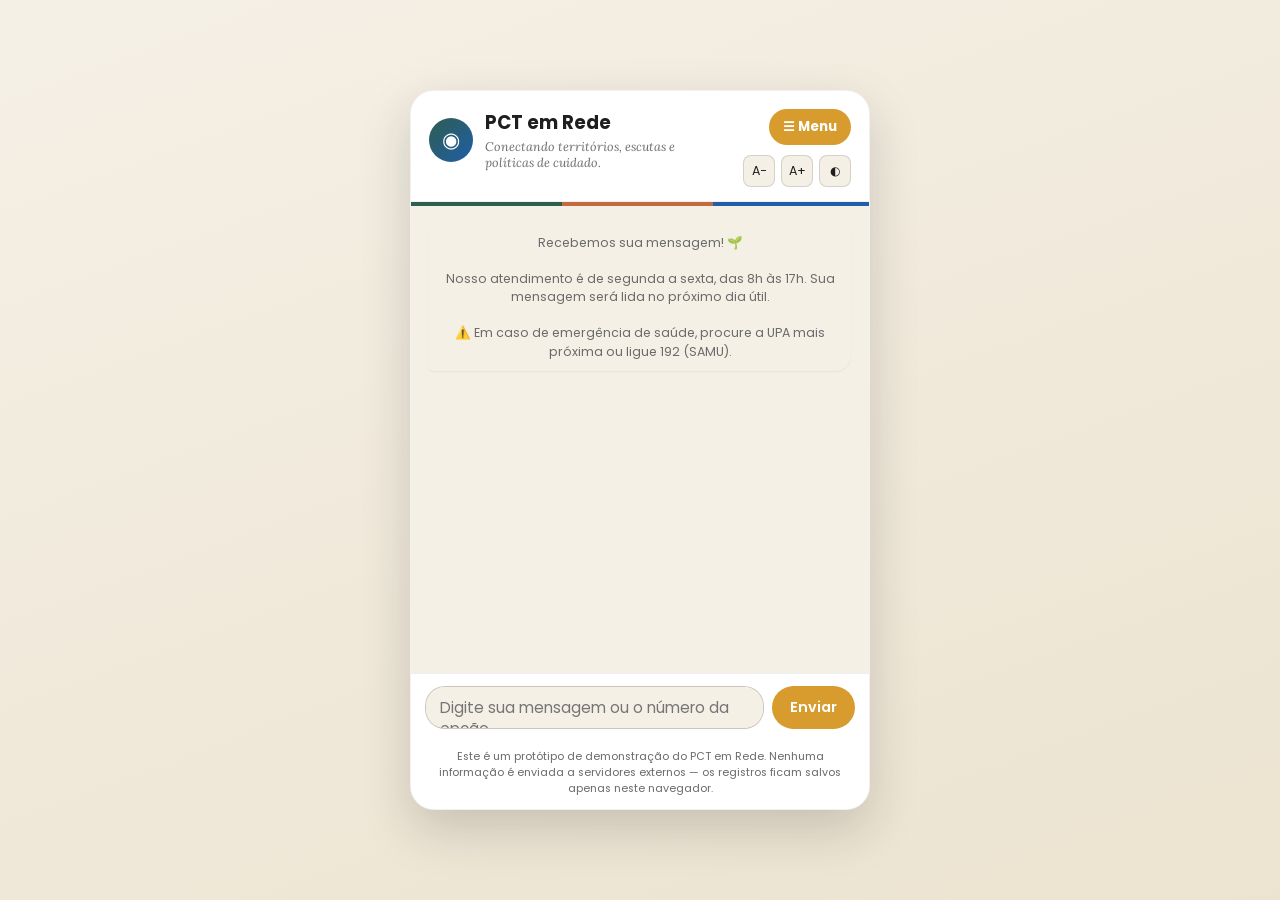
<file: index.html>
<!DOCTYPE html>
<html lang="pt-BR">
<head>
<meta charset="UTF-8" />
<meta name="viewport" content="width=device-width, initial-scale=1, maximum-scale=5" />
<title>PCT em Rede — Canal CASPCT/SES-PE</title>
<meta name="description" content="PCT em Rede: canal de comunicação, escuta e articulação da Coordenação de Atenção à Saúde de Povos e Comunidades Tradicionais (CASPCT/SES-PE)." />
<link rel="preconnect" href="https://fonts.googleapis.com" />
<link rel="preconnect" href="https://fonts.gstatic.com" crossorigin />
<link href="https://fonts.googleapis.com/css2?family=Poppins:wght@400;500;600;700&family=Lora:ital@0;1&display=swap" rel="stylesheet" />
<link rel="stylesheet" href="assets/css/style.css" />
</head>
<body>

<div class="page">
  <div class="chat-widget" role="region" aria-label="Chatbot PCT em Rede">

    <header class="chat-header">
      <div class="brand">
        <span class="brand-icon" aria-hidden="true">◉</span>
        <div class="brand-text">
          <h1>PCT em Rede</h1>
          <p class="tagline">Conectando territórios, escutas e políticas de cuidado.</p>
        </div>
      </div>

      <div class="header-controls">
        <button type="button" id="menu-btn" class="menu-btn" aria-label="Voltar ao menu principal">☰ Menu</button>
        <div class="a11y-controls" role="group" aria-label="Opções de acessibilidade">
          <button type="button" id="font-decrease" aria-label="Diminuir tamanho da fonte" title="Diminuir fonte">A−</button>
          <button type="button" id="font-increase" aria-label="Aumentar tamanho da fonte" title="Aumentar fonte">A+</button>
          <button type="button" id="contrast-toggle" aria-label="Alternar alto contraste" title="Alto contraste">◐</button>
        </div>
      </div>
    </header>

    <div class="thread-strip" aria-hidden="true"></div>

    <main id="chat-log" class="chat-log" aria-live="polite" aria-atomic="false"></main>

    <div id="quick-replies" class="quick-replies" role="group" aria-label="Opções de resposta rápida"></div>

    <form id="chat-form" class="chat-input-form" autocomplete="off">
      <label for="chat-input" class="sr-only">Digite sua mensagem (Enter envia, Shift+Enter quebra linha)</label>
      <textarea id="chat-input" rows="1" placeholder="Digite sua mensagem ou o número da opção..."></textarea>
      <button type="submit" aria-label="Enviar mensagem" id="send-btn">Enviar</button>
    </form>

    <p class="disclaimer">
      Este é um protótipo de demonstração do PCT em Rede. Nenhuma informação é enviada a servidores externos —
      os registros ficam salvos apenas neste navegador.
    </p>
  </div>
</div>

<script src="assets/js/shared.js"></script>
<script src="assets/js/chatbot.js"></script>
</body>
</html>
</file>
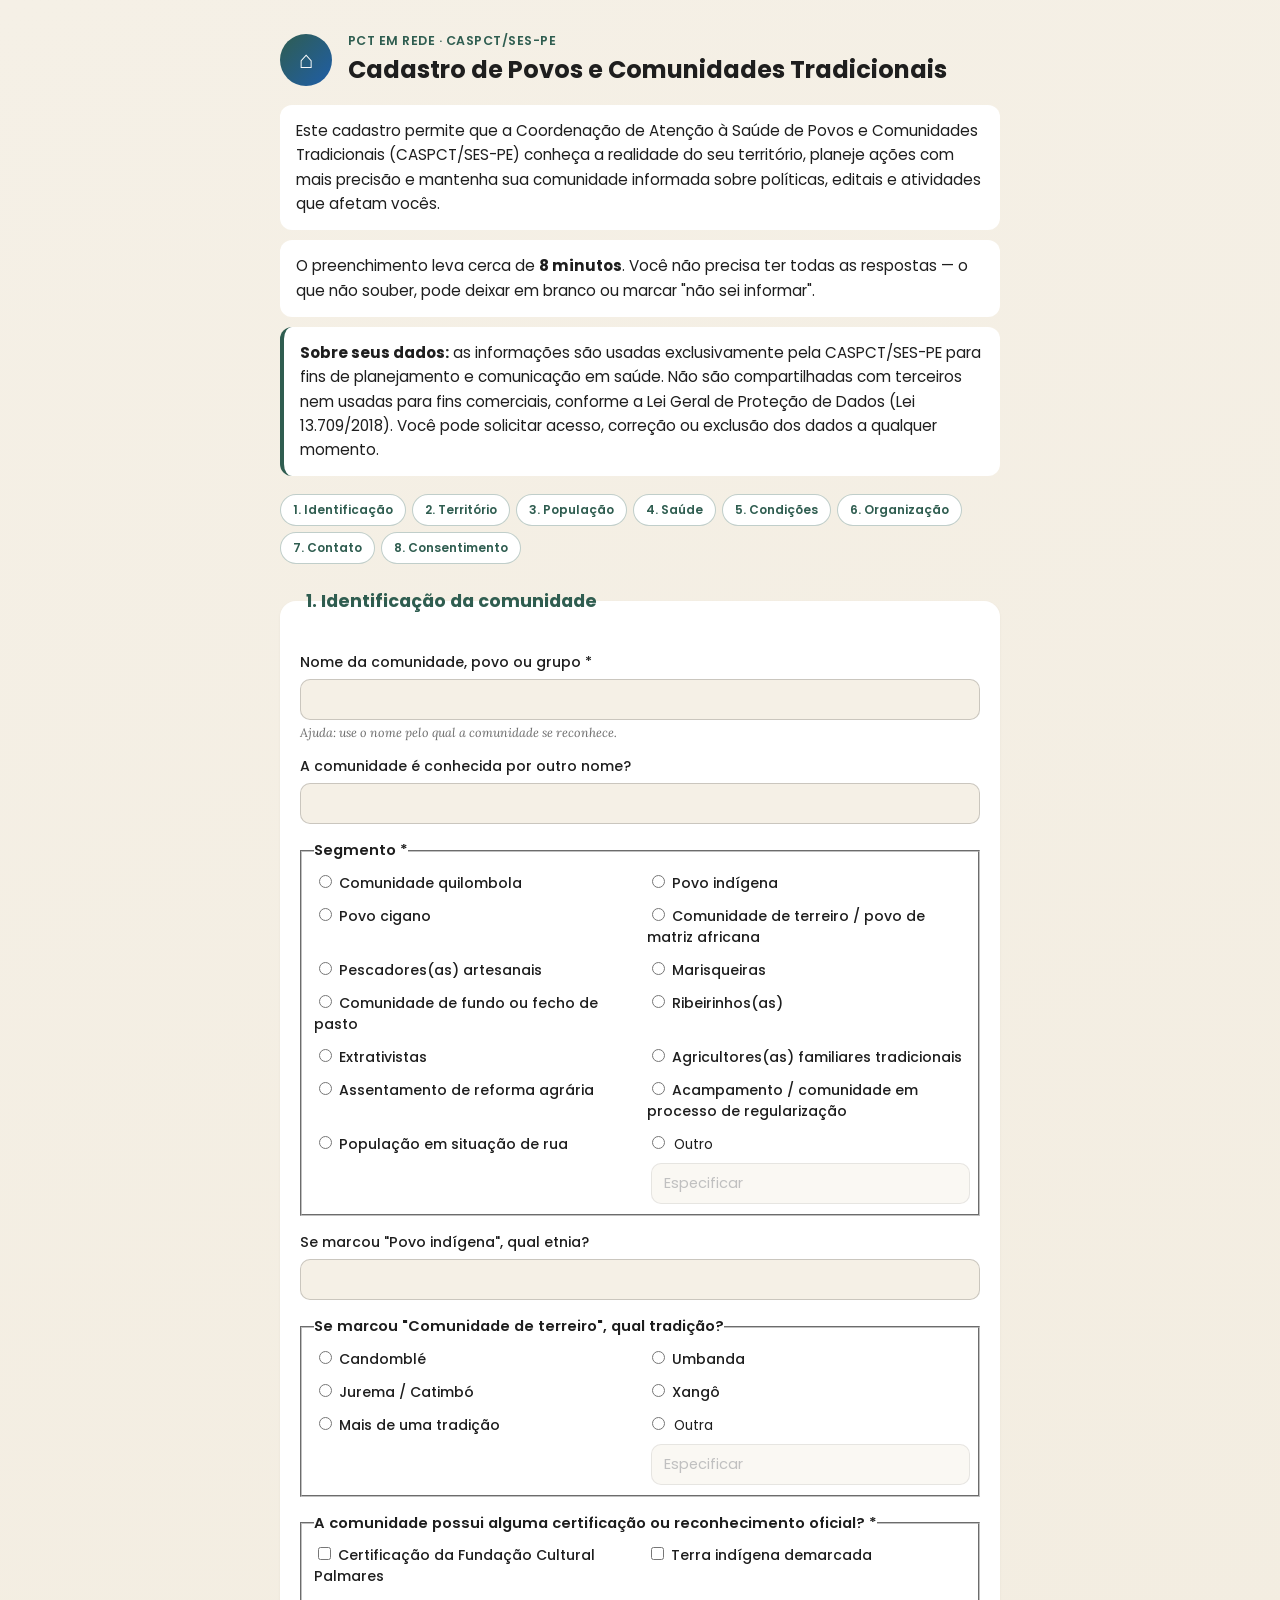
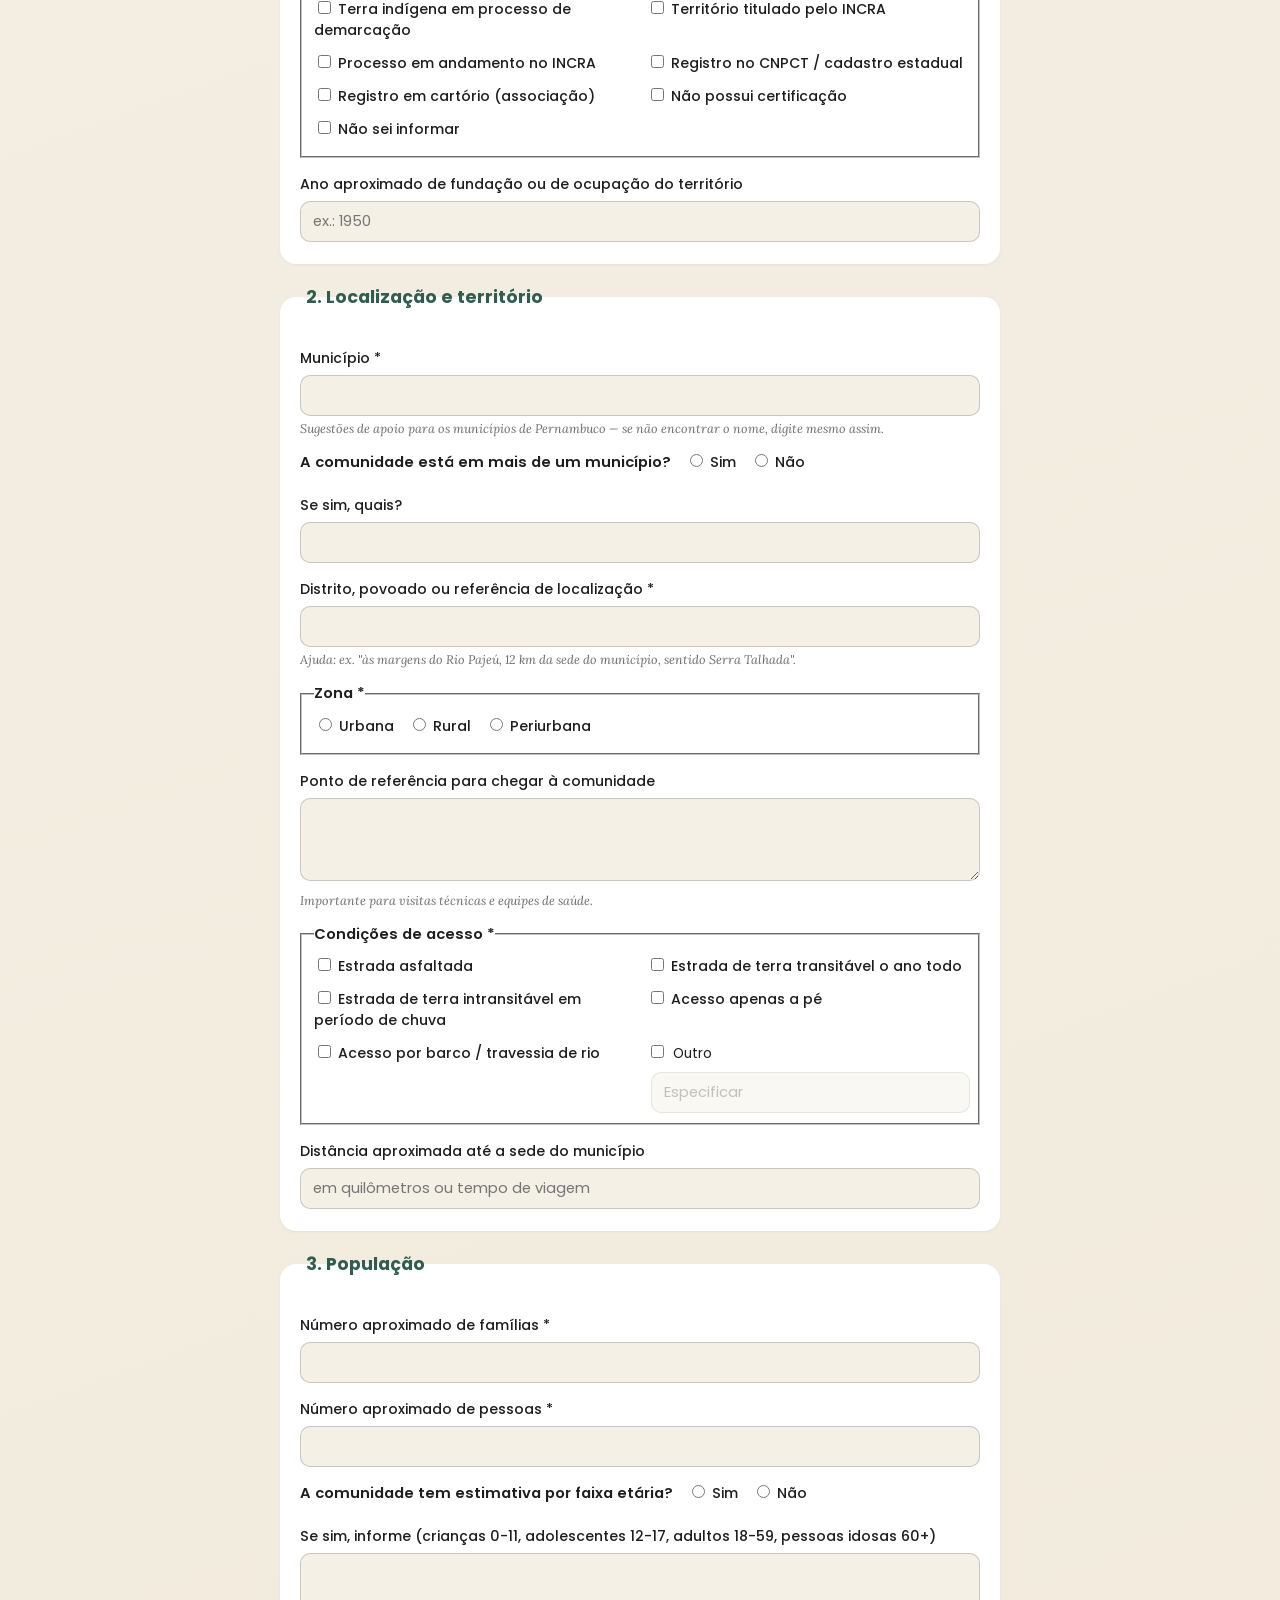
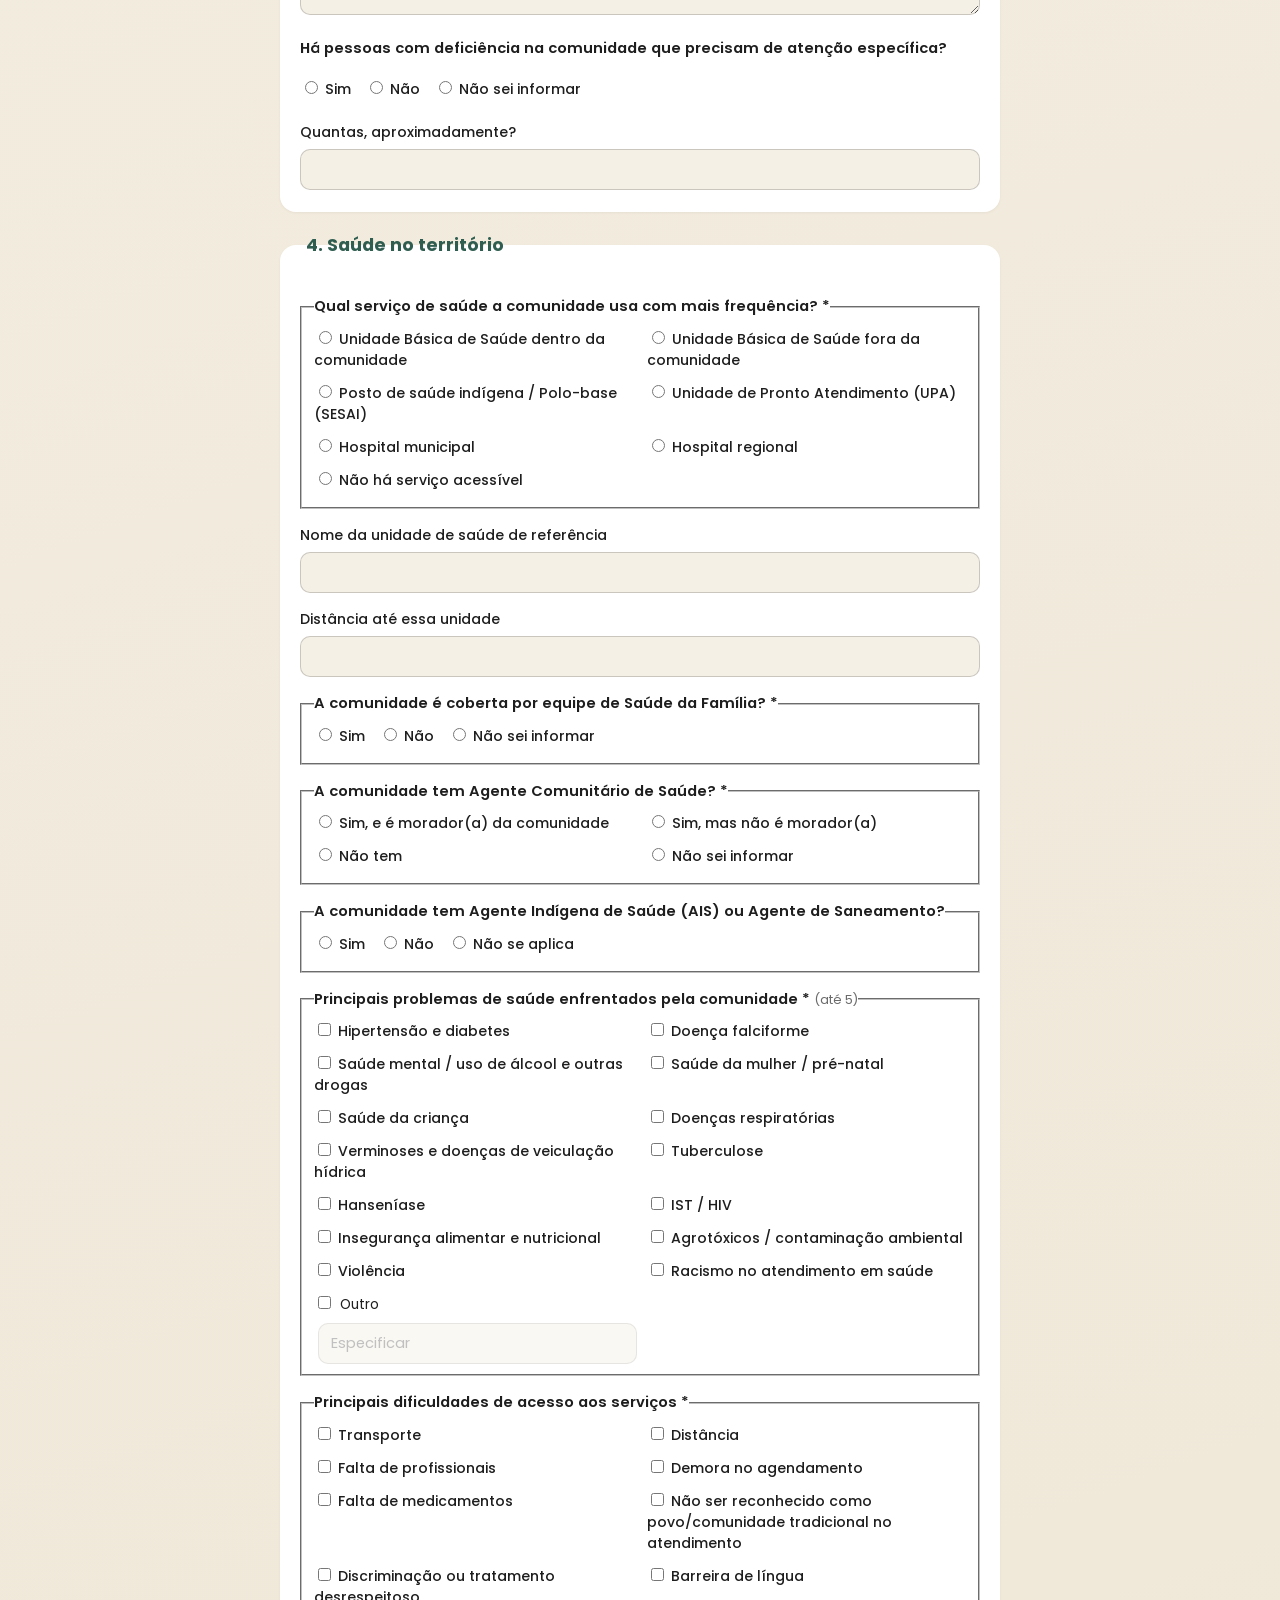
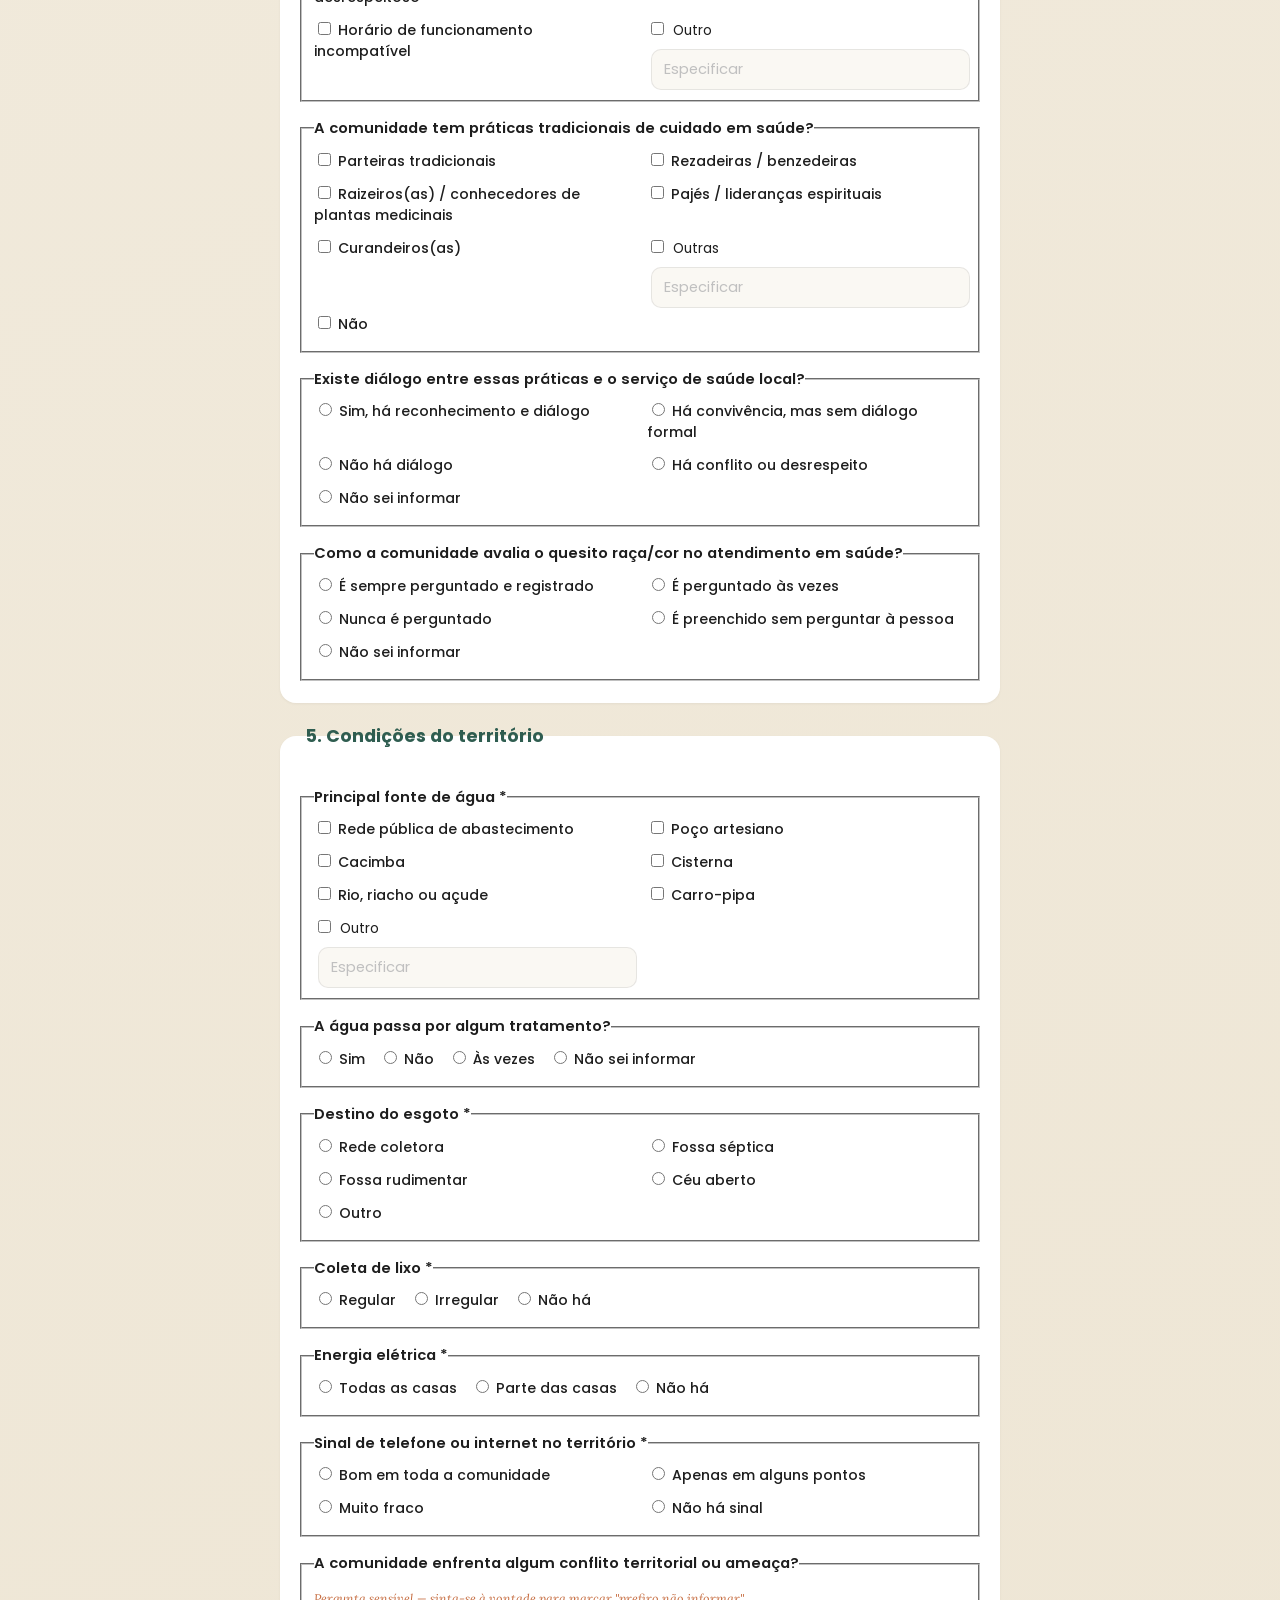
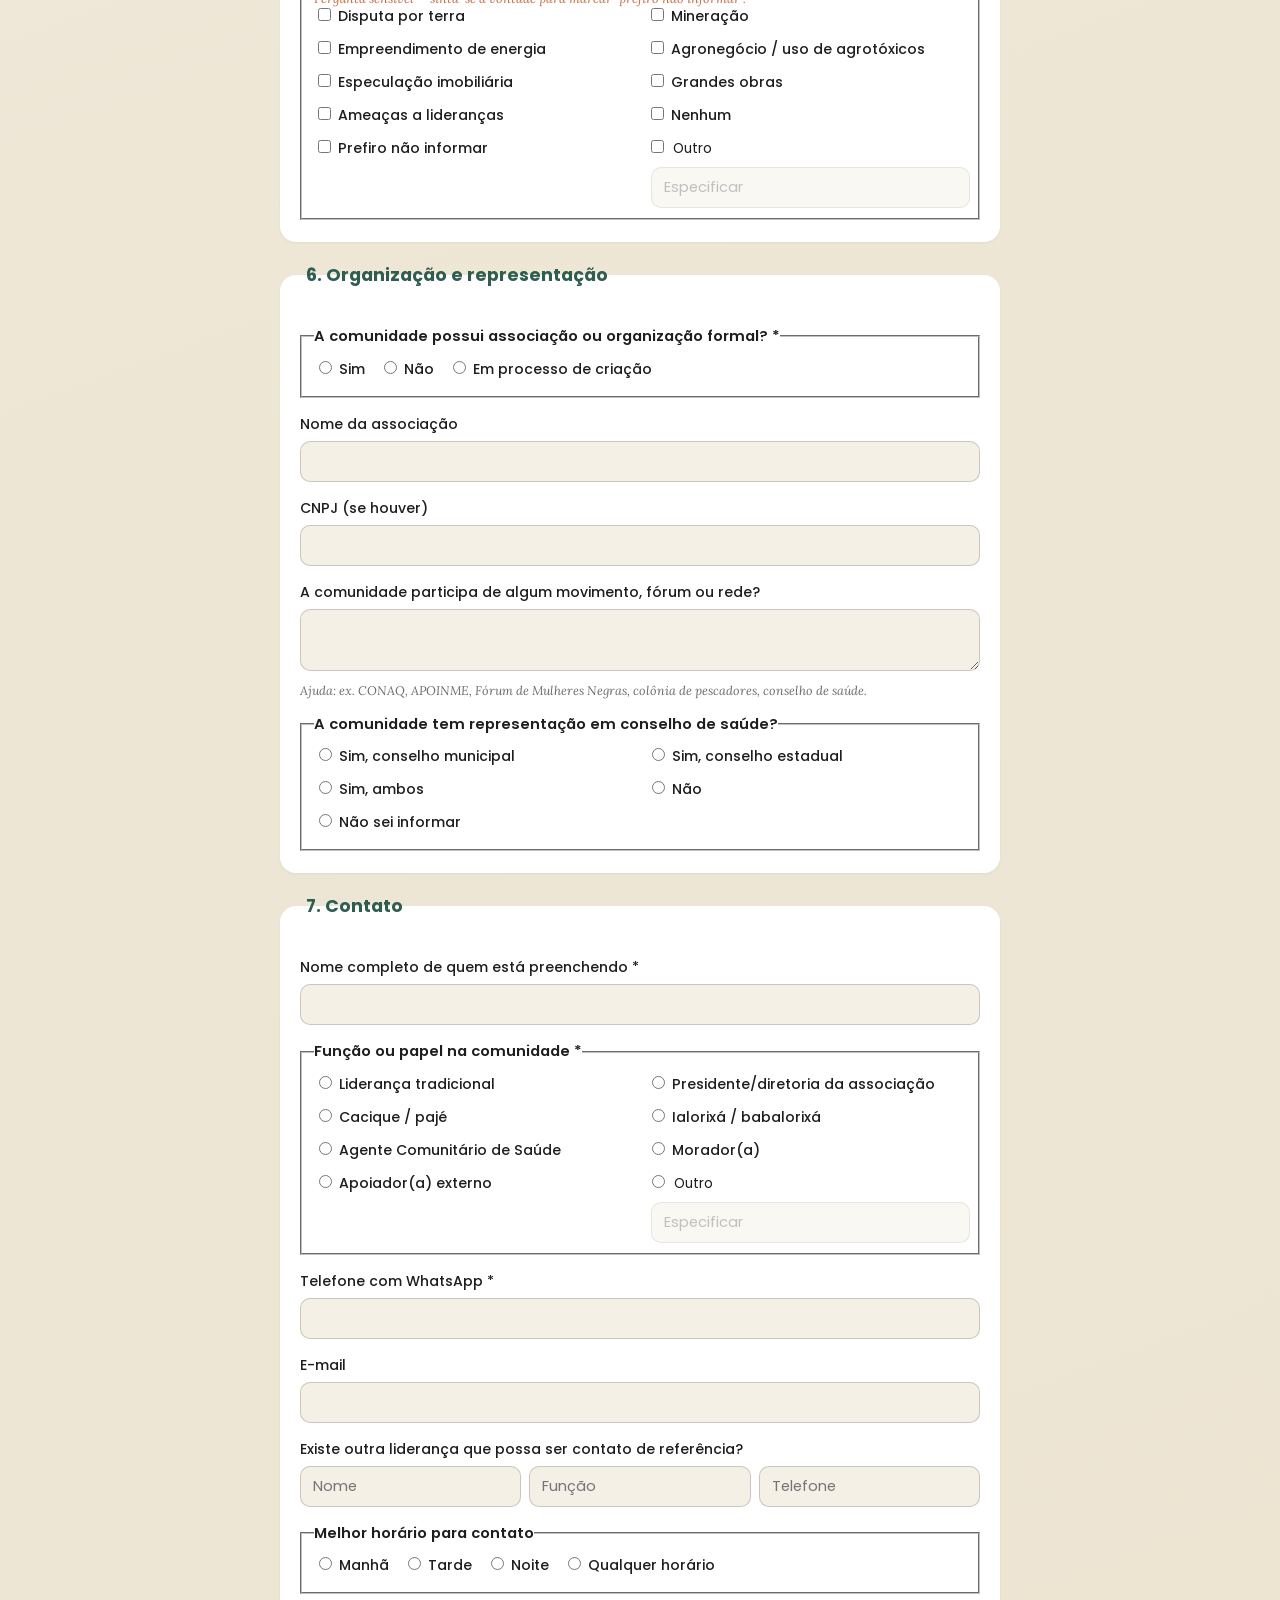
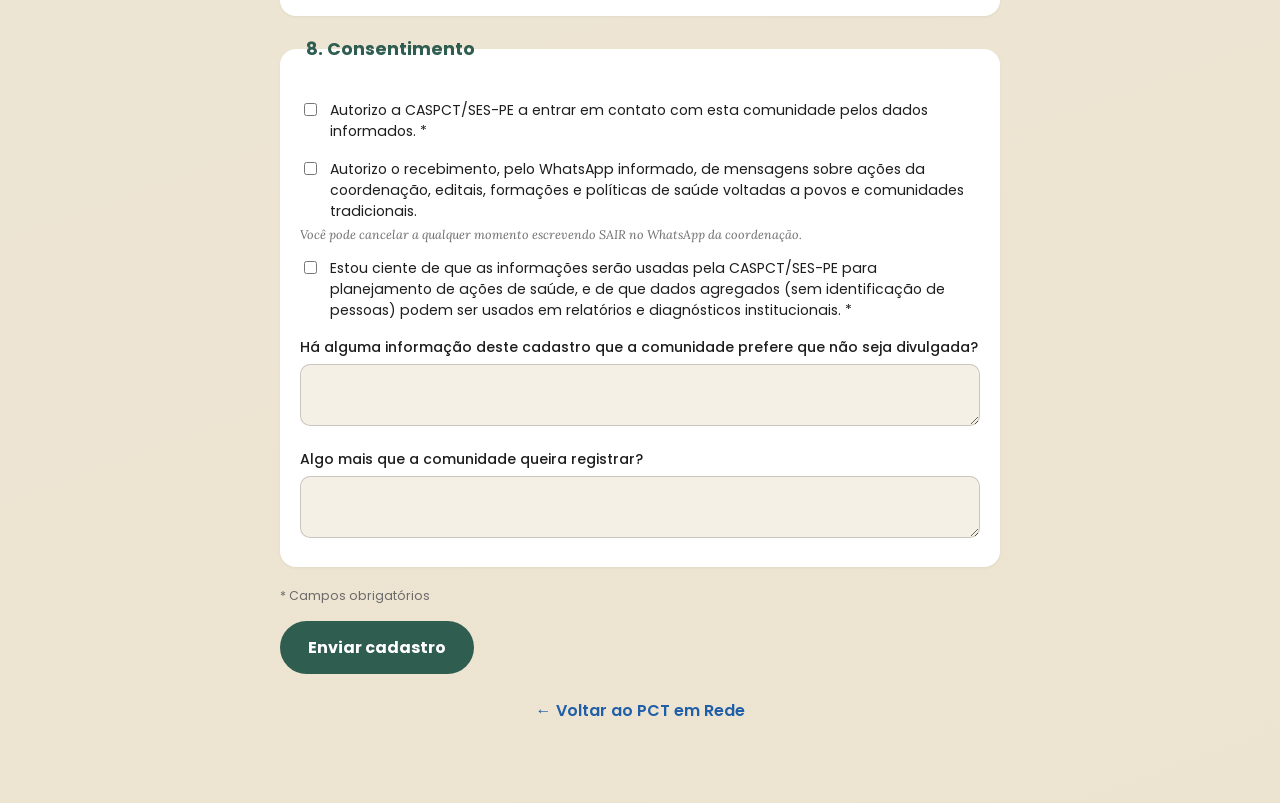
<file: form.html>
<!DOCTYPE html>
<html lang="pt-BR">
<head>
<meta charset="UTF-8" />
<meta name="viewport" content="width=device-width, initial-scale=1" />
<title>Cadastro de Povos e Comunidades Tradicionais — CASPCT/SES-PE</title>
<meta name="description" content="Cadastro de Povos e Comunidades Tradicionais junto à CASPCT/SES-PE — PCT em Rede." />
<link rel="preconnect" href="https://fonts.googleapis.com" />
<link rel="preconnect" href="https://fonts.gstatic.com" crossorigin />
<link href="https://fonts.googleapis.com/css2?family=Poppins:wght@400;500;600;700&family=Lora:ital@0;1&display=swap" rel="stylesheet" />
<link rel="stylesheet" href="assets/css/style.css" />
<link rel="stylesheet" href="assets/css/form.css" />
</head>
<body class="form-page">

<div class="form-shell">

  <header class="form-header">
    <span class="brand-icon" aria-hidden="true">⌂</span>
    <div>
      <p class="form-eyebrow">PCT em Rede · CASPCT/SES-PE</p>
      <h1>Cadastro de Povos e Comunidades Tradicionais</h1>
    </div>
  </header>

  <p class="form-intro">
    Este cadastro permite que a Coordenação de Atenção à Saúde de Povos e Comunidades Tradicionais (CASPCT/SES-PE)
    conheça a realidade do seu território, planeje ações com mais precisão e mantenha sua comunidade informada
    sobre políticas, editais e atividades que afetam vocês.
  </p>
  <p class="form-intro">
    O preenchimento leva cerca de <strong>8 minutos</strong>. Você não precisa ter todas as respostas — o que não
    souber, pode deixar em branco ou marcar "não sei informar".
  </p>
  <p class="form-intro form-privacy">
    <strong>Sobre seus dados:</strong> as informações são usadas exclusivamente pela CASPCT/SES-PE para fins de
    planejamento e comunicação em saúde. Não são compartilhadas com terceiros nem usadas para fins comerciais,
    conforme a Lei Geral de Proteção de Dados (Lei 13.709/2018). Você pode solicitar acesso, correção ou exclusão
    dos dados a qualquer momento.
  </p>

  <nav class="section-nav" aria-label="Navegar por seções">
    <a href="#s1">1. Identificação</a>
    <a href="#s2">2. Território</a>
    <a href="#s3">3. População</a>
    <a href="#s4">4. Saúde</a>
    <a href="#s5">5. Condições</a>
    <a href="#s6">6. Organização</a>
    <a href="#s7">7. Contato</a>
    <a href="#s8">8. Consentimento</a>
  </nav>

  <form id="cad-form" novalidate>

    <!-- ============ SEÇÃO 1 ============ -->
    <fieldset id="s1">
      <legend>1. Identificação da comunidade</legend>

      <div class="field">
        <label for="q1_1">Nome da comunidade, povo ou grupo *</label>
        <input id="q1_1" name="q1_1" type="text" required />
        <p class="help">Ajuda: use o nome pelo qual a comunidade se reconhece.</p>
      </div>

      <div class="field">
        <label for="q1_2">A comunidade é conhecida por outro nome?</label>
        <input id="q1_2" name="q1_2" type="text" />
      </div>

      <fieldset class="field">
        <legend>Segmento *</legend>
        <div class="radio-grid" data-required="true" data-group="q1_3">
          <label><input type="radio" name="q1_3" value="Comunidade quilombola" required> Comunidade quilombola</label>
          <label><input type="radio" name="q1_3" value="Povo indígena"> Povo indígena</label>
          <label><input type="radio" name="q1_3" value="Povo cigano"> Povo cigano</label>
          <label><input type="radio" name="q1_3" value="Comunidade de terreiro / povo de matriz africana"> Comunidade de terreiro / povo de matriz africana</label>
          <label><input type="radio" name="q1_3" value="Pescadores(as) artesanais"> Pescadores(as) artesanais</label>
          <label><input type="radio" name="q1_3" value="Marisqueiras"> Marisqueiras</label>
          <label><input type="radio" name="q1_3" value="Comunidade de fundo ou fecho de pasto"> Comunidade de fundo ou fecho de pasto</label>
          <label><input type="radio" name="q1_3" value="Ribeirinhos(as)"> Ribeirinhos(as)</label>
          <label><input type="radio" name="q1_3" value="Extrativistas"> Extrativistas</label>
          <label><input type="radio" name="q1_3" value="Agricultores(as) familiares tradicionais"> Agricultores(as) familiares tradicionais</label>
          <label><input type="radio" name="q1_3" value="Assentamento de reforma agrária"> Assentamento de reforma agrária</label>
          <label><input type="radio" name="q1_3" value="Acampamento / comunidade em processo de regularização"> Acampamento / comunidade em processo de regularização</label>
          <label><input type="radio" name="q1_3" value="População em situação de rua"> População em situação de rua</label>
          <label class="with-input"><input type="radio" name="q1_3" value="Outro" data-other-for="q1_3_other"> Outro
            <input type="text" id="q1_3_other" class="other-input" placeholder="Especificar" disabled />
          </label>
        </div>
      </fieldset>

      <div class="field">
        <label for="q1_4">Se marcou "Povo indígena", qual etnia?</label>
        <input id="q1_4" name="q1_4" type="text" />
      </div>

      <fieldset class="field">
        <legend>Se marcou "Comunidade de terreiro", qual tradição?</legend>
        <div class="radio-grid">
          <label><input type="radio" name="q1_5" value="Candomblé"> Candomblé</label>
          <label><input type="radio" name="q1_5" value="Umbanda"> Umbanda</label>
          <label><input type="radio" name="q1_5" value="Jurema / Catimbó"> Jurema / Catimbó</label>
          <label><input type="radio" name="q1_5" value="Xangô"> Xangô</label>
          <label><input type="radio" name="q1_5" value="Mais de uma tradição"> Mais de uma tradição</label>
          <label class="with-input"><input type="radio" name="q1_5" value="Outra" data-other-for="q1_5_other"> Outra
            <input type="text" id="q1_5_other" class="other-input" placeholder="Especificar" disabled />
          </label>
        </div>
      </fieldset>

      <fieldset class="field">
        <legend>A comunidade possui alguma certificação ou reconhecimento oficial? *</legend>
        <div class="checkbox-grid" data-required-checkbox="q1_6">
          <label><input type="checkbox" name="q1_6" value="Certificação da Fundação Cultural Palmares"> Certificação da Fundação Cultural Palmares</label>
          <label><input type="checkbox" name="q1_6" value="Terra indígena demarcada"> Terra indígena demarcada</label>
          <label><input type="checkbox" name="q1_6" value="Terra indígena em processo de demarcação"> Terra indígena em processo de demarcação</label>
          <label><input type="checkbox" name="q1_6" value="Território titulado pelo INCRA"> Território titulado pelo INCRA</label>
          <label><input type="checkbox" name="q1_6" value="Processo em andamento no INCRA"> Processo em andamento no INCRA</label>
          <label><input type="checkbox" name="q1_6" value="Registro no CNPCT / cadastro estadual"> Registro no CNPCT / cadastro estadual</label>
          <label><input type="checkbox" name="q1_6" value="Registro em cartório (associação)"> Registro em cartório (associação)</label>
          <label><input type="checkbox" name="q1_6" value="Não possui certificação"> Não possui certificação</label>
          <label><input type="checkbox" name="q1_6" value="Não sei informar"> Não sei informar</label>
        </div>
        <p class="error-text" data-error-for="q1_6">Selecione ao menos uma opção.</p>
      </fieldset>

      <div class="field">
        <label for="q1_7">Ano aproximado de fundação ou de ocupação do território</label>
        <input id="q1_7" name="q1_7" type="text" inputmode="numeric" placeholder="ex.: 1950" />
      </div>
    </fieldset>

    <!-- ============ SEÇÃO 2 ============ -->
    <fieldset id="s2">
      <legend>2. Localização e território</legend>

      <div class="field">
        <label for="q2_1">Município *</label>
        <input id="q2_1" name="q2_1" type="text" list="municipios-pe" required />
        <datalist id="municipios-pe"></datalist>
        <p class="help">Sugestões de apoio para os municípios de Pernambuco — se não encontrar o nome, digite mesmo assim.</p>
      </div>

      <div class="field radio-inline">
        <span class="pseudo-label">A comunidade está em mais de um município?</span>
        <label><input type="radio" name="q2_2" value="Sim"> Sim</label>
        <label><input type="radio" name="q2_2" value="Não"> Não</label>
      </div>
      <div class="field">
        <label for="q2_2_quais">Se sim, quais?</label>
        <input id="q2_2_quais" name="q2_2_quais" type="text" />
      </div>

      <div class="field">
        <label for="q2_3">Distrito, povoado ou referência de localização *</label>
        <input id="q2_3" name="q2_3" type="text" required />
        <p class="help">Ajuda: ex. "às margens do Rio Pajeú, 12 km da sede do município, sentido Serra Talhada".</p>
      </div>

      <fieldset class="field">
        <legend>Zona *</legend>
        <div class="radio-inline">
          <label><input type="radio" name="q2_4" value="Urbana" required> Urbana</label>
          <label><input type="radio" name="q2_4" value="Rural"> Rural</label>
          <label><input type="radio" name="q2_4" value="Periurbana"> Periurbana</label>
        </div>
      </fieldset>

      <div class="field">
        <label for="q2_5">Ponto de referência para chegar à comunidade</label>
        <textarea id="q2_5" name="q2_5" rows="3"></textarea>
        <p class="help">Importante para visitas técnicas e equipes de saúde.</p>
      </div>

      <fieldset class="field">
        <legend>Condições de acesso *</legend>
        <div class="checkbox-grid" data-required-checkbox="q2_6">
          <label><input type="checkbox" name="q2_6" value="Estrada asfaltada"> Estrada asfaltada</label>
          <label><input type="checkbox" name="q2_6" value="Estrada de terra transitável o ano todo"> Estrada de terra transitável o ano todo</label>
          <label><input type="checkbox" name="q2_6" value="Estrada de terra intransitável em período de chuva"> Estrada de terra intransitável em período de chuva</label>
          <label><input type="checkbox" name="q2_6" value="Acesso apenas a pé"> Acesso apenas a pé</label>
          <label><input type="checkbox" name="q2_6" value="Acesso por barco / travessia de rio"> Acesso por barco / travessia de rio</label>
          <label class="with-input"><input type="checkbox" name="q2_6" value="Outro" data-other-for="q2_6_other"> Outro
            <input type="text" id="q2_6_other" class="other-input" placeholder="Especificar" disabled />
          </label>
        </div>
        <p class="error-text" data-error-for="q2_6">Selecione ao menos uma opção.</p>
      </fieldset>

      <div class="field">
        <label for="q2_7">Distância aproximada até a sede do município</label>
        <input id="q2_7" name="q2_7" type="text" placeholder="em quilômetros ou tempo de viagem" />
      </div>
    </fieldset>

    <!-- ============ SEÇÃO 3 ============ -->
    <fieldset id="s3">
      <legend>3. População</legend>

      <div class="field">
        <label for="q3_1">Número aproximado de famílias *</label>
        <input id="q3_1" name="q3_1" type="text" inputmode="numeric" required />
      </div>

      <div class="field">
        <label for="q3_2">Número aproximado de pessoas *</label>
        <input id="q3_2" name="q3_2" type="text" inputmode="numeric" required />
      </div>

      <div class="field radio-inline">
        <span class="pseudo-label">A comunidade tem estimativa por faixa etária?</span>
        <label><input type="radio" name="q3_3" value="Sim"> Sim</label>
        <label><input type="radio" name="q3_3" value="Não"> Não</label>
      </div>
      <div class="field">
        <label for="q3_3_detalhe">Se sim, informe (crianças 0-11, adolescentes 12-17, adultos 18-59, pessoas idosas 60+)</label>
        <textarea id="q3_3_detalhe" name="q3_3_detalhe" rows="2"></textarea>
      </div>

      <div class="field radio-inline">
        <span class="pseudo-label">Há pessoas com deficiência na comunidade que precisam de atenção específica?</span>
        <label><input type="radio" name="q3_4" value="Sim"> Sim</label>
        <label><input type="radio" name="q3_4" value="Não"> Não</label>
        <label><input type="radio" name="q3_4" value="Não sei informar"> Não sei informar</label>
      </div>
      <div class="field">
        <label for="q3_4_quantas">Quantas, aproximadamente?</label>
        <input id="q3_4_quantas" name="q3_4_quantas" type="text" />
      </div>
    </fieldset>

    <!-- ============ SEÇÃO 4 ============ -->
    <fieldset id="s4">
      <legend>4. Saúde no território</legend>

      <fieldset class="field">
        <legend>Qual serviço de saúde a comunidade usa com mais frequência? *</legend>
        <div class="radio-grid" data-required="true">
          <label><input type="radio" name="q4_1" value="UBS dentro da comunidade" required> Unidade Básica de Saúde dentro da comunidade</label>
          <label><input type="radio" name="q4_1" value="UBS fora da comunidade"> Unidade Básica de Saúde fora da comunidade</label>
          <label><input type="radio" name="q4_1" value="Posto de saúde indígena / Polo-base (SESAI)"> Posto de saúde indígena / Polo-base (SESAI)</label>
          <label><input type="radio" name="q4_1" value="UPA"> Unidade de Pronto Atendimento (UPA)</label>
          <label><input type="radio" name="q4_1" value="Hospital municipal"> Hospital municipal</label>
          <label><input type="radio" name="q4_1" value="Hospital regional"> Hospital regional</label>
          <label><input type="radio" name="q4_1" value="Não há serviço acessível"> Não há serviço acessível</label>
        </div>
      </fieldset>

      <div class="field">
        <label for="q4_2">Nome da unidade de saúde de referência</label>
        <input id="q4_2" name="q4_2" type="text" />
      </div>

      <div class="field">
        <label for="q4_3">Distância até essa unidade</label>
        <input id="q4_3" name="q4_3" type="text" />
      </div>

      <fieldset class="field">
        <legend>A comunidade é coberta por equipe de Saúde da Família? *</legend>
        <div class="radio-inline">
          <label><input type="radio" name="q4_4" value="Sim" required> Sim</label>
          <label><input type="radio" name="q4_4" value="Não"> Não</label>
          <label><input type="radio" name="q4_4" value="Não sei informar"> Não sei informar</label>
        </div>
      </fieldset>

      <fieldset class="field">
        <legend>A comunidade tem Agente Comunitário de Saúde? *</legend>
        <div class="radio-grid" data-required="true">
          <label><input type="radio" name="q4_5" value="Sim, morador(a)" required> Sim, e é morador(a) da comunidade</label>
          <label><input type="radio" name="q4_5" value="Sim, não morador(a)"> Sim, mas não é morador(a)</label>
          <label><input type="radio" name="q4_5" value="Não tem"> Não tem</label>
          <label><input type="radio" name="q4_5" value="Não sei informar"> Não sei informar</label>
        </div>
      </fieldset>

      <fieldset class="field">
        <legend>A comunidade tem Agente Indígena de Saúde (AIS) ou Agente de Saneamento?</legend>
        <div class="radio-inline">
          <label><input type="radio" name="q4_6" value="Sim"> Sim</label>
          <label><input type="radio" name="q4_6" value="Não"> Não</label>
          <label><input type="radio" name="q4_6" value="Não se aplica"> Não se aplica</label>
        </div>
      </fieldset>

      <fieldset class="field">
        <legend>Principais problemas de saúde enfrentados pela comunidade * <span class="hint">(até 5)</span></legend>
        <div class="checkbox-grid" data-required-checkbox="q4_7" data-max="5">
          <label><input type="checkbox" name="q4_7" value="Hipertensão e diabetes"> Hipertensão e diabetes</label>
          <label><input type="checkbox" name="q4_7" value="Doença falciforme"> Doença falciforme</label>
          <label><input type="checkbox" name="q4_7" value="Saúde mental / uso de álcool e outras drogas"> Saúde mental / uso de álcool e outras drogas</label>
          <label><input type="checkbox" name="q4_7" value="Saúde da mulher / pré-natal"> Saúde da mulher / pré-natal</label>
          <label><input type="checkbox" name="q4_7" value="Saúde da criança"> Saúde da criança</label>
          <label><input type="checkbox" name="q4_7" value="Doenças respiratórias"> Doenças respiratórias</label>
          <label><input type="checkbox" name="q4_7" value="Verminoses e doenças de veiculação hídrica"> Verminoses e doenças de veiculação hídrica</label>
          <label><input type="checkbox" name="q4_7" value="Tuberculose"> Tuberculose</label>
          <label><input type="checkbox" name="q4_7" value="Hanseníase"> Hanseníase</label>
          <label><input type="checkbox" name="q4_7" value="IST / HIV"> IST / HIV</label>
          <label><input type="checkbox" name="q4_7" value="Insegurança alimentar e nutricional"> Insegurança alimentar e nutricional</label>
          <label><input type="checkbox" name="q4_7" value="Agrotóxicos / contaminação ambiental"> Agrotóxicos / contaminação ambiental</label>
          <label><input type="checkbox" name="q4_7" value="Violência"> Violência</label>
          <label><input type="checkbox" name="q4_7" value="Racismo no atendimento em saúde"> Racismo no atendimento em saúde</label>
          <label class="with-input"><input type="checkbox" name="q4_7" value="Outro" data-other-for="q4_7_other"> Outro
            <input type="text" id="q4_7_other" class="other-input" placeholder="Especificar" disabled />
          </label>
        </div>
        <p class="error-text" data-error-for="q4_7">Selecione ao menos uma opção (máximo 5).</p>
      </fieldset>

      <fieldset class="field">
        <legend>Principais dificuldades de acesso aos serviços *</legend>
        <div class="checkbox-grid" data-required-checkbox="q4_8">
          <label><input type="checkbox" name="q4_8" value="Transporte"> Transporte</label>
          <label><input type="checkbox" name="q4_8" value="Distância"> Distância</label>
          <label><input type="checkbox" name="q4_8" value="Falta de profissionais"> Falta de profissionais</label>
          <label><input type="checkbox" name="q4_8" value="Demora no agendamento"> Demora no agendamento</label>
          <label><input type="checkbox" name="q4_8" value="Falta de medicamentos"> Falta de medicamentos</label>
          <label><input type="checkbox" name="q4_8" value="Não ser reconhecido como povo/comunidade tradicional no atendimento"> Não ser reconhecido como povo/comunidade tradicional no atendimento</label>
          <label><input type="checkbox" name="q4_8" value="Discriminação ou tratamento desrespeitoso"> Discriminação ou tratamento desrespeitoso</label>
          <label><input type="checkbox" name="q4_8" value="Barreira de língua"> Barreira de língua</label>
          <label><input type="checkbox" name="q4_8" value="Horário de funcionamento incompatível"> Horário de funcionamento incompatível</label>
          <label class="with-input"><input type="checkbox" name="q4_8" value="Outro" data-other-for="q4_8_other"> Outro
            <input type="text" id="q4_8_other" class="other-input" placeholder="Especificar" disabled />
          </label>
        </div>
        <p class="error-text" data-error-for="q4_8">Selecione ao menos uma opção.</p>
      </fieldset>

      <fieldset class="field">
        <legend>A comunidade tem práticas tradicionais de cuidado em saúde?</legend>
        <div class="checkbox-grid">
          <label><input type="checkbox" name="q4_9" value="Parteiras tradicionais"> Parteiras tradicionais</label>
          <label><input type="checkbox" name="q4_9" value="Rezadeiras / benzedeiras"> Rezadeiras / benzedeiras</label>
          <label><input type="checkbox" name="q4_9" value="Raizeiros(as) / conhecedores de plantas medicinais"> Raizeiros(as) / conhecedores de plantas medicinais</label>
          <label><input type="checkbox" name="q4_9" value="Pajés / lideranças espirituais"> Pajés / lideranças espirituais</label>
          <label><input type="checkbox" name="q4_9" value="Curandeiros(as)"> Curandeiros(as)</label>
          <label class="with-input"><input type="checkbox" name="q4_9" value="Outras" data-other-for="q4_9_other"> Outras
            <input type="text" id="q4_9_other" class="other-input" placeholder="Especificar" disabled />
          </label>
          <label><input type="checkbox" name="q4_9" value="Não"> Não</label>
        </div>
      </fieldset>

      <fieldset class="field">
        <legend>Existe diálogo entre essas práticas e o serviço de saúde local?</legend>
        <div class="radio-grid">
          <label><input type="radio" name="q4_10" value="Sim, há reconhecimento e diálogo"> Sim, há reconhecimento e diálogo</label>
          <label><input type="radio" name="q4_10" value="Há convivência, mas sem diálogo formal"> Há convivência, mas sem diálogo formal</label>
          <label><input type="radio" name="q4_10" value="Não há diálogo"> Não há diálogo</label>
          <label><input type="radio" name="q4_10" value="Há conflito ou desrespeito"> Há conflito ou desrespeito</label>
          <label><input type="radio" name="q4_10" value="Não sei informar"> Não sei informar</label>
        </div>
      </fieldset>

      <fieldset class="field">
        <legend>Como a comunidade avalia o quesito raça/cor no atendimento em saúde?</legend>
        <div class="radio-grid">
          <label><input type="radio" name="q4_11" value="É sempre perguntado e registrado"> É sempre perguntado e registrado</label>
          <label><input type="radio" name="q4_11" value="É perguntado às vezes"> É perguntado às vezes</label>
          <label><input type="radio" name="q4_11" value="Nunca é perguntado"> Nunca é perguntado</label>
          <label><input type="radio" name="q4_11" value="É preenchido sem perguntar à pessoa"> É preenchido sem perguntar à pessoa</label>
          <label><input type="radio" name="q4_11" value="Não sei informar"> Não sei informar</label>
        </div>
      </fieldset>
    </fieldset>

    <!-- ============ SEÇÃO 5 ============ -->
    <fieldset id="s5">
      <legend>5. Condições do território</legend>

      <fieldset class="field">
        <legend>Principal fonte de água *</legend>
        <div class="checkbox-grid" data-required-checkbox="q5_1">
          <label><input type="checkbox" name="q5_1" value="Rede pública de abastecimento"> Rede pública de abastecimento</label>
          <label><input type="checkbox" name="q5_1" value="Poço artesiano"> Poço artesiano</label>
          <label><input type="checkbox" name="q5_1" value="Cacimba"> Cacimba</label>
          <label><input type="checkbox" name="q5_1" value="Cisterna"> Cisterna</label>
          <label><input type="checkbox" name="q5_1" value="Rio, riacho ou açude"> Rio, riacho ou açude</label>
          <label><input type="checkbox" name="q5_1" value="Carro-pipa"> Carro-pipa</label>
          <label class="with-input"><input type="checkbox" name="q5_1" value="Outro" data-other-for="q5_1_other"> Outro
            <input type="text" id="q5_1_other" class="other-input" placeholder="Especificar" disabled />
          </label>
        </div>
        <p class="error-text" data-error-for="q5_1">Selecione ao menos uma opção.</p>
      </fieldset>

      <fieldset class="field">
        <legend>A água passa por algum tratamento?</legend>
        <div class="radio-inline">
          <label><input type="radio" name="q5_2" value="Sim"> Sim</label>
          <label><input type="radio" name="q5_2" value="Não"> Não</label>
          <label><input type="radio" name="q5_2" value="Às vezes"> Às vezes</label>
          <label><input type="radio" name="q5_2" value="Não sei informar"> Não sei informar</label>
        </div>
      </fieldset>

      <fieldset class="field">
        <legend>Destino do esgoto *</legend>
        <div class="radio-grid" data-required="true">
          <label><input type="radio" name="q5_3" value="Rede coletora" required> Rede coletora</label>
          <label><input type="radio" name="q5_3" value="Fossa séptica"> Fossa séptica</label>
          <label><input type="radio" name="q5_3" value="Fossa rudimentar"> Fossa rudimentar</label>
          <label><input type="radio" name="q5_3" value="Céu aberto"> Céu aberto</label>
          <label><input type="radio" name="q5_3" value="Outro"> Outro</label>
        </div>
      </fieldset>

      <fieldset class="field">
        <legend>Coleta de lixo *</legend>
        <div class="radio-inline">
          <label><input type="radio" name="q5_4" value="Regular" required> Regular</label>
          <label><input type="radio" name="q5_4" value="Irregular"> Irregular</label>
          <label><input type="radio" name="q5_4" value="Não há"> Não há</label>
        </div>
      </fieldset>

      <fieldset class="field">
        <legend>Energia elétrica *</legend>
        <div class="radio-inline">
          <label><input type="radio" name="q5_5" value="Todas as casas" required> Todas as casas</label>
          <label><input type="radio" name="q5_5" value="Parte das casas"> Parte das casas</label>
          <label><input type="radio" name="q5_5" value="Não há"> Não há</label>
        </div>
      </fieldset>

      <fieldset class="field">
        <legend>Sinal de telefone ou internet no território *</legend>
        <div class="radio-grid" data-required="true">
          <label><input type="radio" name="q5_6" value="Bom em toda a comunidade" required> Bom em toda a comunidade</label>
          <label><input type="radio" name="q5_6" value="Apenas em alguns pontos"> Apenas em alguns pontos</label>
          <label><input type="radio" name="q5_6" value="Muito fraco"> Muito fraco</label>
          <label><input type="radio" name="q5_6" value="Não há sinal"> Não há sinal</label>
        </div>
      </fieldset>

      <fieldset class="field">
        <legend>A comunidade enfrenta algum conflito territorial ou ameaça?</legend>
        <p class="help sensitive">Pergunta sensível — sinta-se à vontade para marcar "prefiro não informar".</p>
        <div class="checkbox-grid">
          <label><input type="checkbox" name="q5_7" value="Disputa por terra"> Disputa por terra</label>
          <label><input type="checkbox" name="q5_7" value="Mineração"> Mineração</label>
          <label><input type="checkbox" name="q5_7" value="Empreendimento de energia"> Empreendimento de energia</label>
          <label><input type="checkbox" name="q5_7" value="Agronegócio / uso de agrotóxicos"> Agronegócio / uso de agrotóxicos</label>
          <label><input type="checkbox" name="q5_7" value="Especulação imobiliária"> Especulação imobiliária</label>
          <label><input type="checkbox" name="q5_7" value="Grandes obras"> Grandes obras</label>
          <label><input type="checkbox" name="q5_7" value="Ameaças a lideranças"> Ameaças a lideranças</label>
          <label><input type="checkbox" name="q5_7" value="Nenhum"> Nenhum</label>
          <label><input type="checkbox" name="q5_7" value="Prefiro não informar"> Prefiro não informar</label>
          <label class="with-input"><input type="checkbox" name="q5_7" value="Outro" data-other-for="q5_7_other"> Outro
            <input type="text" id="q5_7_other" class="other-input" placeholder="Especificar" disabled />
          </label>
        </div>
      </fieldset>
    </fieldset>

    <!-- ============ SEÇÃO 6 ============ -->
    <fieldset id="s6">
      <legend>6. Organização e representação</legend>

      <fieldset class="field">
        <legend>A comunidade possui associação ou organização formal? *</legend>
        <div class="radio-inline">
          <label><input type="radio" name="q6_1" value="Sim" required> Sim</label>
          <label><input type="radio" name="q6_1" value="Não"> Não</label>
          <label><input type="radio" name="q6_1" value="Em processo de criação"> Em processo de criação</label>
        </div>
      </fieldset>

      <div class="field">
        <label for="q6_2">Nome da associação</label>
        <input id="q6_2" name="q6_2" type="text" />
      </div>

      <div class="field">
        <label for="q6_3">CNPJ (se houver)</label>
        <input id="q6_3" name="q6_3" type="text" />
      </div>

      <div class="field">
        <label for="q6_4">A comunidade participa de algum movimento, fórum ou rede?</label>
        <textarea id="q6_4" name="q6_4" rows="2"></textarea>
        <p class="help">Ajuda: ex. CONAQ, APOINME, Fórum de Mulheres Negras, colônia de pescadores, conselho de saúde.</p>
      </div>

      <fieldset class="field">
        <legend>A comunidade tem representação em conselho de saúde?</legend>
        <div class="radio-grid">
          <label><input type="radio" name="q6_5" value="Sim, conselho municipal"> Sim, conselho municipal</label>
          <label><input type="radio" name="q6_5" value="Sim, conselho estadual"> Sim, conselho estadual</label>
          <label><input type="radio" name="q6_5" value="Sim, ambos"> Sim, ambos</label>
          <label><input type="radio" name="q6_5" value="Não"> Não</label>
          <label><input type="radio" name="q6_5" value="Não sei informar"> Não sei informar</label>
        </div>
      </fieldset>
    </fieldset>

    <!-- ============ SEÇÃO 7 ============ -->
    <fieldset id="s7">
      <legend>7. Contato</legend>

      <div class="field">
        <label for="q7_1">Nome completo de quem está preenchendo *</label>
        <input id="q7_1" name="q7_1" type="text" required />
      </div>

      <fieldset class="field">
        <legend>Função ou papel na comunidade *</legend>
        <div class="radio-grid" data-required="true">
          <label><input type="radio" name="q7_2" value="Liderança tradicional" required> Liderança tradicional</label>
          <label><input type="radio" name="q7_2" value="Presidente/diretoria da associação"> Presidente/diretoria da associação</label>
          <label><input type="radio" name="q7_2" value="Cacique / pajé"> Cacique / pajé</label>
          <label><input type="radio" name="q7_2" value="Ialorixá / babalorixá"> Ialorixá / babalorixá</label>
          <label><input type="radio" name="q7_2" value="Agente Comunitário de Saúde"> Agente Comunitário de Saúde</label>
          <label><input type="radio" name="q7_2" value="Morador(a)"> Morador(a)</label>
          <label><input type="radio" name="q7_2" value="Apoiador(a) externo"> Apoiador(a) externo</label>
          <label class="with-input"><input type="radio" name="q7_2" value="Outro" data-other-for="q7_2_other"> Outro
            <input type="text" id="q7_2_other" class="other-input" placeholder="Especificar" disabled />
          </label>
        </div>
      </fieldset>

      <div class="field">
        <label for="q7_3">Telefone com WhatsApp *</label>
        <input id="q7_3" name="q7_3" type="tel" required />
      </div>

      <div class="field">
        <label for="q7_4">E-mail</label>
        <input id="q7_4" name="q7_4" type="email" />
      </div>

      <div class="field">
        <label>Existe outra liderança que possa ser contato de referência?</label>
        <div class="inline-grid-3">
          <input name="q7_5_nome" type="text" placeholder="Nome" />
          <input name="q7_5_funcao" type="text" placeholder="Função" />
          <input name="q7_5_telefone" type="text" placeholder="Telefone" />
        </div>
      </div>

      <fieldset class="field">
        <legend>Melhor horário para contato</legend>
        <div class="radio-inline">
          <label><input type="radio" name="q7_6" value="Manhã"> Manhã</label>
          <label><input type="radio" name="q7_6" value="Tarde"> Tarde</label>
          <label><input type="radio" name="q7_6" value="Noite"> Noite</label>
          <label><input type="radio" name="q7_6" value="Qualquer horário"> Qualquer horário</label>
        </div>
      </fieldset>
    </fieldset>

    <!-- ============ SEÇÃO 8 ============ -->
    <fieldset id="s8">
      <legend>8. Consentimento</legend>

      <div class="field consent">
        <label>
          <input type="checkbox" name="q8_1" required />
          Autorizo a CASPCT/SES-PE a entrar em contato com esta comunidade pelos dados informados. *
        </label>
      </div>

      <div class="field consent">
        <label>
          <input type="checkbox" name="q8_2" />
          Autorizo o recebimento, pelo WhatsApp informado, de mensagens sobre ações da coordenação, editais,
          formações e políticas de saúde voltadas a povos e comunidades tradicionais.
        </label>
        <p class="help">Você pode cancelar a qualquer momento escrevendo SAIR no WhatsApp da coordenação.</p>
      </div>

      <div class="field consent">
        <label>
          <input type="checkbox" name="q8_3" required />
          Estou ciente de que as informações serão usadas pela CASPCT/SES-PE para planejamento de ações de saúde,
          e de que dados agregados (sem identificação de pessoas) podem ser usados em relatórios e diagnósticos
          institucionais. *
        </label>
      </div>

      <div class="field">
        <label for="q8_4">Há alguma informação deste cadastro que a comunidade prefere que não seja divulgada?</label>
        <textarea id="q8_4" name="q8_4" rows="2"></textarea>
      </div>

      <div class="field">
        <label for="q8_5">Algo mais que a comunidade queira registrar?</label>
        <textarea id="q8_5" name="q8_5" rows="2"></textarea>
      </div>
    </fieldset>

    <p class="required-note">* Campos obrigatórios</p>
    <p class="error-text" id="form-error" role="alert"></p>

    <button type="submit" class="submit-btn">Enviar cadastro</button>
  </form>

  <div id="success-panel" class="success-panel" hidden role="status">
    <h2>Cadastro concluído. Obrigada!</h2>
    <p>Sua comunidade passa a integrar o cadastro da CASPCT/SES-PE. Em breve você recebe uma confirmação pelo
      WhatsApp com o número de protocolo.</p>
    <p id="success-protocol" class="protocol"></p>
    <p>Se autorizou o recebimento de informações, <strong>salve o número da coordenação na sua agenda</strong> —
      sem isso, as mensagens do canal podem não chegar até você.</p>
    <a class="submit-btn" href="index.html">Voltar ao canal PCT em Rede</a>
  </div>

  <p class="back-link"><a href="index.html">← Voltar ao PCT em Rede</a></p>
</div>

<script src="assets/js/shared.js"></script>
<script src="assets/js/form.js"></script>
</body>
</html>
</file>
<file: assets/css/style.css>
/* ===========================================================
   PCT em Rede — Chatbot
   Paleta e tipografia conforme Manual de Identidade Visual
   =========================================================== */

:root {
  /* 06. Paleta de cores */
  --verde-territorio: #2F5D50;
  --terracota-ancestral: #C56A3D;
  --mostarda-caminhos: #D89B2D;
  --azul-rede: #1F5EA8;
  --creme-acolhimento: #F5F0E6;
  --branco: #FFFFFF;
  --preto: #1E1E1E;
  --cinza: #6B6B6B;

  /* Cor de destaque ativa (muda conforme a frente selecionada) */
  --accent: var(--mostarda-caminhos);
  --accent-soft: color-mix(in srgb, var(--accent) 14%, var(--creme-acolhimento));

  /* Tipografia — 07 */
  --font-title: 'Poppins', sans-serif;
  --font-body: 'Poppins', sans-serif;
  --font-quote: 'Lora', serif;

  --base-font-size: 16px;
  --radius: 16px;
}

* { box-sizing: border-box; }

html { font-size: var(--base-font-size); }

body {
  margin: 0;
  min-height: 100vh;
  background: linear-gradient(160deg, var(--creme-acolhimento) 0%, #ece3d0 100%);
  font-family: var(--font-body);
  color: var(--preto);
  display: flex;
  align-items: stretch;
  justify-content: center;
}

.sr-only {
  position: absolute;
  width: 1px; height: 1px;
  padding: 0; margin: -1px;
  overflow: hidden;
  clip: rect(0,0,0,0);
  white-space: nowrap; border: 0;
}

.page {
  width: 100%;
  display: flex;
  align-items: center;
  justify-content: center;
  padding: 24px 12px;
}

/* ---------- Widget ---------- */

.chat-widget {
  width: 100%;
  max-width: 460px;
  height: min(720px, 92vh);
  background: var(--branco);
  border-radius: 24px;
  box-shadow: 0 20px 50px rgba(30, 30, 30, 0.18);
  display: flex;
  flex-direction: column;
  overflow: hidden;
  border: 1px solid rgba(30,30,30,0.06);
}

/* ---------- Header ---------- */

.chat-header {
  display: flex;
  align-items: flex-start;
  justify-content: space-between;
  gap: 12px;
  padding: 18px 18px 14px;
  background: var(--branco);
  border-bottom: 1px solid rgba(30,30,30,0.06);
}

.brand {
  display: flex;
  align-items: center;
  gap: 12px;
}

.brand-icon {
  flex: 0 0 auto;
  width: 44px;
  height: 44px;
  border-radius: 50%;
  display: flex;
  align-items: center;
  justify-content: center;
  font-size: 1.3rem;
  color: var(--branco);
  background: linear-gradient(135deg, var(--verde-territorio), var(--azul-rede));
  transition: background 0.3s ease;
}

.brand-text h1 {
  margin: 0;
  font-family: var(--font-title);
  font-weight: 700;
  font-size: 1.15rem;
  color: var(--preto);
}

.tagline {
  margin: 2px 0 0;
  font-size: 0.78rem;
  color: var(--cinza);
  font-family: var(--font-quote);
  font-style: italic;
}

.header-controls {
  display: flex;
  align-items: center;
  gap: 10px;
  flex-wrap: wrap;
  justify-content: flex-end;
}

.menu-btn {
  font-family: var(--font-title);
  font-weight: 700;
  font-size: 0.82rem;
  border: none;
  border-radius: 999px;
  padding: 8px 14px;
  background: var(--accent);
  color: var(--branco);
  cursor: pointer;
  white-space: nowrap;
}

.menu-btn:hover,
.menu-btn:focus-visible {
  filter: brightness(0.92);
  outline: none;
}

.a11y-controls {
  display: flex;
  gap: 6px;
}

.a11y-controls button {
  width: 32px;
  height: 32px;
  border-radius: 8px;
  border: 1px solid rgba(30,30,30,0.15);
  background: var(--creme-acolhimento);
  color: var(--preto);
  font-family: var(--font-title);
  font-size: 0.78rem;
  cursor: pointer;
}

.a11y-controls button:hover,
.a11y-controls button:focus-visible {
  background: var(--accent);
  color: var(--branco);
  outline: none;
}

/* Grafismo — linha contínua conectando as três frentes */
.thread-strip {
  height: 4px;
  background: linear-gradient(90deg,
    var(--verde-territorio) 0%, var(--verde-territorio) 33%,
    var(--terracota-ancestral) 33%, var(--terracota-ancestral) 66%,
    var(--azul-rede) 66%, var(--azul-rede) 100%);
}

/* ---------- Chat log ---------- */

.chat-log {
  flex: 1 1 auto;
  min-height: 140px;
  overflow-y: auto;
  padding: 18px;
  display: flex;
  flex-direction: column;
  gap: 10px;
  background: var(--creme-acolhimento);
}

.msg {
  max-width: 82%;
  padding: 10px 14px;
  border-radius: var(--radius);
  font-size: 0.95rem;
  line-height: 1.45;
  white-space: pre-wrap;
  animation: pop-in 0.18s ease;
}

@keyframes pop-in {
  from { opacity: 0; transform: translateY(4px); }
  to { opacity: 1; transform: translateY(0); }
}

.msg.bot {
  align-self: flex-start;
  background: var(--branco);
  color: var(--preto);
  border-bottom-left-radius: 4px;
  box-shadow: 0 1px 2px rgba(0,0,0,0.06);
}

.msg.bot.system-note {
  background: transparent;
  color: var(--cinza);
  font-size: 0.78rem;
  text-align: center;
  align-self: center;
  max-width: 100%;
}

.msg.user {
  align-self: flex-end;
  background: var(--accent);
  color: var(--branco);
  border-bottom-right-radius: 4px;
}

.msg .msg-icon {
  margin-right: 6px;
}

/* ---------- Quick replies ---------- */

.quick-replies {
  flex: 0 0 auto;
  display: flex;
  flex-wrap: wrap;
  align-content: flex-start;
  gap: 8px;
  padding: 10px 18px 12px;
  background: var(--creme-acolhimento);
  max-height: 34vh;
  overflow-y: auto;
  border-top: 1px solid rgba(30,30,30,0.08);
}

.quick-replies:empty {
  padding: 0;
  border-top: none;
}

.quick-replies button {
  font-family: var(--font-title);
  font-weight: 500;
  font-size: 0.85rem;
  border: 2px solid var(--qr-color, var(--accent));
  color: var(--qr-color, var(--accent));
  background: var(--branco);
  border-radius: 999px;
  padding: 8px 14px;
  cursor: pointer;
  transition: transform 0.12s ease, background 0.15s ease, color 0.15s ease;
  text-align: left;
}

.quick-replies button:hover,
.quick-replies button:focus-visible {
  background: var(--qr-color, var(--accent));
  color: var(--branco);
  outline: none;
  transform: translateY(-1px);
}

.quick-replies button .qr-title { display: block; font-weight: 600; }
.quick-replies button .qr-sub { display: block; font-weight: 400; font-size: 0.75rem; opacity: 0.85; }

/* ---------- Input ---------- */

.chat-input-form {
  display: flex;
  gap: 8px;
  padding: 12px 14px;
  background: var(--branco);
  border-top: 1px solid rgba(30,30,30,0.08);
}

.chat-input-form textarea {
  flex: 1;
  font-family: var(--font-body);
  font-size: 0.95rem;
  line-height: 1.4;
  padding: 10px 14px;
  border-radius: 20px;
  border: 1px solid rgba(30,30,30,0.2);
  background: var(--creme-acolhimento);
  color: var(--preto);
  resize: none;
  min-height: 42px;
  max-height: 140px;
  overflow-y: auto;
}

.chat-input-form textarea:disabled {
  opacity: 0.55;
}

.chat-input-form textarea:focus-visible {
  outline: 2px solid var(--accent);
  outline-offset: 1px;
}

.chat-input-form button {
  font-family: var(--font-title);
  font-weight: 600;
  font-size: 0.9rem;
  border: none;
  border-radius: 999px;
  padding: 0 18px;
  background: var(--accent);
  color: var(--branco);
  cursor: pointer;
}

.chat-input-form button:disabled {
  opacity: 0.5;
  cursor: not-allowed;
}

.disclaimer {
  margin: 0;
  padding: 8px 18px 12px;
  font-size: 0.68rem;
  color: var(--cinza);
  text-align: center;
  background: var(--branco);
}

/* ---------- Alto contraste (19. Acessibilidade) ---------- */

body.high-contrast {
  background: var(--preto);
}

body.high-contrast .chat-widget {
  background: var(--preto);
  border-color: #444;
}

body.high-contrast .chat-header,
body.high-contrast .chat-input-form,
body.high-contrast .disclaimer {
  background: var(--preto);
  color: var(--branco);
  border-color: #444;
}

body.high-contrast .brand-text h1,
body.high-contrast .tagline,
body.high-contrast .disclaimer {
  color: var(--branco);
}

body.high-contrast .chat-log,
body.high-contrast .quick-replies {
  background: #111;
}

body.high-contrast .msg.bot {
  background: #2a2a2a;
  color: var(--branco);
  border: 1px solid #555;
}

body.high-contrast .msg.user {
  background: #FFD166;
  color: #111;
}

body.high-contrast .quick-replies button {
  background: #111;
  border-width: 2px;
}

body.high-contrast .chat-input-form textarea {
  background: #222;
  color: var(--branco);
  border-color: #666;
}

/* ---------- Scrollbar ---------- */

.chat-log::-webkit-scrollbar { width: 8px; }
.chat-log::-webkit-scrollbar-thumb {
  background: rgba(30,30,30,0.2);
  border-radius: 8px;
}

/* ---------- Responsivo ---------- */

@media (max-width: 480px) {
  .page { padding: 0; }
  .chat-widget {
    height: 100vh;
    border-radius: 0;
    max-width: 100%;
  }
}
</file>
<file: assets/css/form.css>
/* ===========================================================
   Formulário de Cadastro — CASPCT/SES-PE
   Reaproveita variáveis de style.css
   =========================================================== */

body.form-page {
  display: block;
  background: linear-gradient(160deg, var(--creme-acolhimento) 0%, #ece3d0 100%);
  min-height: 100vh;
}

.form-shell {
  max-width: 760px;
  margin: 0 auto;
  padding: 32px 20px 64px;
}

.form-header {
  display: flex;
  align-items: center;
  gap: 16px;
  margin-bottom: 18px;
}

.form-header .brand-icon {
  width: 52px;
  height: 52px;
  border-radius: 50%;
  display: flex;
  align-items: center;
  justify-content: center;
  font-size: 1.5rem;
  color: var(--branco);
  background: linear-gradient(135deg, var(--verde-territorio), var(--azul-rede));
  flex: 0 0 auto;
}

.form-eyebrow {
  margin: 0 0 2px;
  font-size: 0.78rem;
  letter-spacing: 0.04em;
  text-transform: uppercase;
  color: var(--verde-territorio);
  font-weight: 600;
}

.form-header h1 {
  margin: 0;
  font-family: var(--font-title);
  font-size: 1.5rem;
  color: var(--preto);
}

.form-intro {
  font-size: 0.95rem;
  line-height: 1.6;
  color: var(--preto);
  background: var(--branco);
  border-radius: 12px;
  padding: 14px 16px;
  margin: 0 0 10px;
}

.form-privacy {
  border-left: 4px solid var(--verde-territorio);
}

.section-nav {
  display: flex;
  flex-wrap: wrap;
  gap: 6px;
  margin: 18px 0 24px;
  position: sticky;
  top: 8px;
  z-index: 5;
  background: transparent;
}

.section-nav a {
  font-family: var(--font-title);
  font-size: 0.75rem;
  font-weight: 600;
  color: var(--verde-territorio);
  background: var(--branco);
  border: 1px solid rgba(47,93,80,0.3);
  border-radius: 999px;
  padding: 6px 12px;
  text-decoration: none;
}

.section-nav a:hover,
.section-nav a:focus-visible {
  background: var(--verde-territorio);
  color: var(--branco);
}

form fieldset#s1, form fieldset#s2, form fieldset#s3, form fieldset#s4,
form fieldset#s5, form fieldset#s6, form fieldset#s7, form fieldset#s8 {
  background: var(--branco);
  border: none;
  border-radius: 16px;
  padding: 22px 20px;
  margin: 0 0 20px;
  scroll-margin-top: 60px;
  box-shadow: 0 1px 3px rgba(0,0,0,0.05);
}

form fieldset#s1 > legend, form fieldset#s2 > legend, form fieldset#s3 > legend,
form fieldset#s4 > legend, form fieldset#s5 > legend, form fieldset#s6 > legend,
form fieldset#s7 > legend, form fieldset#s8 > legend {
  font-family: var(--font-title);
  font-weight: 700;
  font-size: 1.1rem;
  color: var(--verde-territorio);
  padding: 0 6px;
}

.field {
  margin: 16px 0 0;
}

.field > legend {
  font-family: var(--font-title);
  font-weight: 600;
  font-size: 0.92rem;
  color: var(--preto);
  padding: 0;
  margin-bottom: 6px;
}

.field label:not(.with-input):not(.consent label) {
  display: block;
  font-family: var(--font-title);
  font-weight: 500;
  font-size: 0.88rem;
  color: var(--preto);
  margin-bottom: 6px;
}

.pseudo-label {
  display: block;
  font-family: var(--font-title);
  font-weight: 600;
  font-size: 0.92rem;
  margin-bottom: 6px;
}

.hint {
  font-weight: 400;
  color: var(--cinza);
  font-size: 0.8rem;
}

input[type="text"], input[type="tel"], input[type="email"], textarea {
  width: 100%;
  font-family: var(--font-body);
  font-size: 0.92rem;
  padding: 9px 12px;
  border-radius: 10px;
  border: 1px solid rgba(30,30,30,0.2);
  background: var(--creme-acolhimento);
  color: var(--preto);
}

textarea { resize: vertical; }

input:focus-visible, textarea:focus-visible {
  outline: 2px solid var(--verde-territorio);
  outline-offset: 1px;
}

.help {
  margin: 4px 0 0;
  font-size: 0.78rem;
  color: var(--cinza);
  font-family: var(--font-quote);
  font-style: italic;
}

.help.sensitive {
  color: var(--terracota-ancestral);
}

.radio-grid, .checkbox-grid {
  display: grid;
  grid-template-columns: repeat(auto-fit, minmax(220px, 1fr));
  gap: 6px 14px;
}

.radio-inline {
  display: flex;
  flex-wrap: wrap;
  gap: 14px;
}

.radio-grid label, .checkbox-grid label, .radio-inline label {
  display: flex;
  align-items: baseline;
  gap: 6px;
  font-size: 0.86rem;
  font-weight: 400;
  color: var(--preto);
}

.radio-grid input, .checkbox-grid input, .radio-inline input {
  accent-color: var(--verde-territorio);
  flex: 0 0 auto;
  margin-top: 2px;
}

.with-input {
  flex-wrap: wrap;
}

.other-input {
  margin-left: 4px;
  flex: 1 1 140px;
  min-width: 120px;
  font-size: 0.82rem;
  padding: 4px 8px;
}

.other-input:disabled {
  opacity: 0.45;
}

.inline-grid-3 {
  display: grid;
  grid-template-columns: 1fr 1fr 1fr;
  gap: 8px;
}

.consent label {
  display: flex;
  align-items: flex-start;
  gap: 10px;
  font-size: 0.88rem;
  line-height: 1.5;
}

.consent input {
  margin-top: 3px;
  accent-color: var(--verde-territorio);
}

.error-text {
  color: var(--terracota-ancestral);
  font-size: 0.78rem;
  margin: 4px 0 0;
  display: none;
}

.error-text.visible { display: block; }

#form-error.visible {
  display: block;
  background: color-mix(in srgb, var(--terracota-ancestral) 12%, var(--branco));
  border: 1px solid var(--terracota-ancestral);
  padding: 10px 14px;
  border-radius: 10px;
  font-weight: 600;
}

.required-note {
  font-size: 0.78rem;
  color: var(--cinza);
  margin: 6px 0 16px;
}

.submit-btn {
  display: inline-block;
  font-family: var(--font-title);
  font-weight: 700;
  font-size: 1rem;
  color: var(--branco);
  background: var(--verde-territorio);
  border: none;
  border-radius: 999px;
  padding: 14px 28px;
  cursor: pointer;
  text-decoration: none;
  text-align: center;
}

.submit-btn:hover, .submit-btn:focus-visible {
  background: #244a3f;
  outline: none;
}

.success-panel {
  background: var(--branco);
  border-radius: 16px;
  padding: 28px 24px;
  text-align: center;
  box-shadow: 0 1px 3px rgba(0,0,0,0.05);
}

.success-panel h2 {
  font-family: var(--font-title);
  color: var(--verde-territorio);
  margin-top: 0;
}

.success-panel .protocol {
  font-family: var(--font-title);
  font-weight: 700;
  font-size: 1.1rem;
  color: var(--preto);
  background: var(--creme-acolhimento);
  border-radius: 10px;
  padding: 8px;
  display: inline-block;
  min-width: 220px;
}

.back-link {
  text-align: center;
  margin-top: 24px;
}

.back-link a {
  color: var(--azul-rede);
  font-family: var(--font-title);
  font-weight: 600;
  text-decoration: none;
}

@media (max-width: 560px) {
  .inline-grid-3 { grid-template-columns: 1fr; }
  .radio-grid, .checkbox-grid { grid-template-columns: 1fr; }
}
</file>
